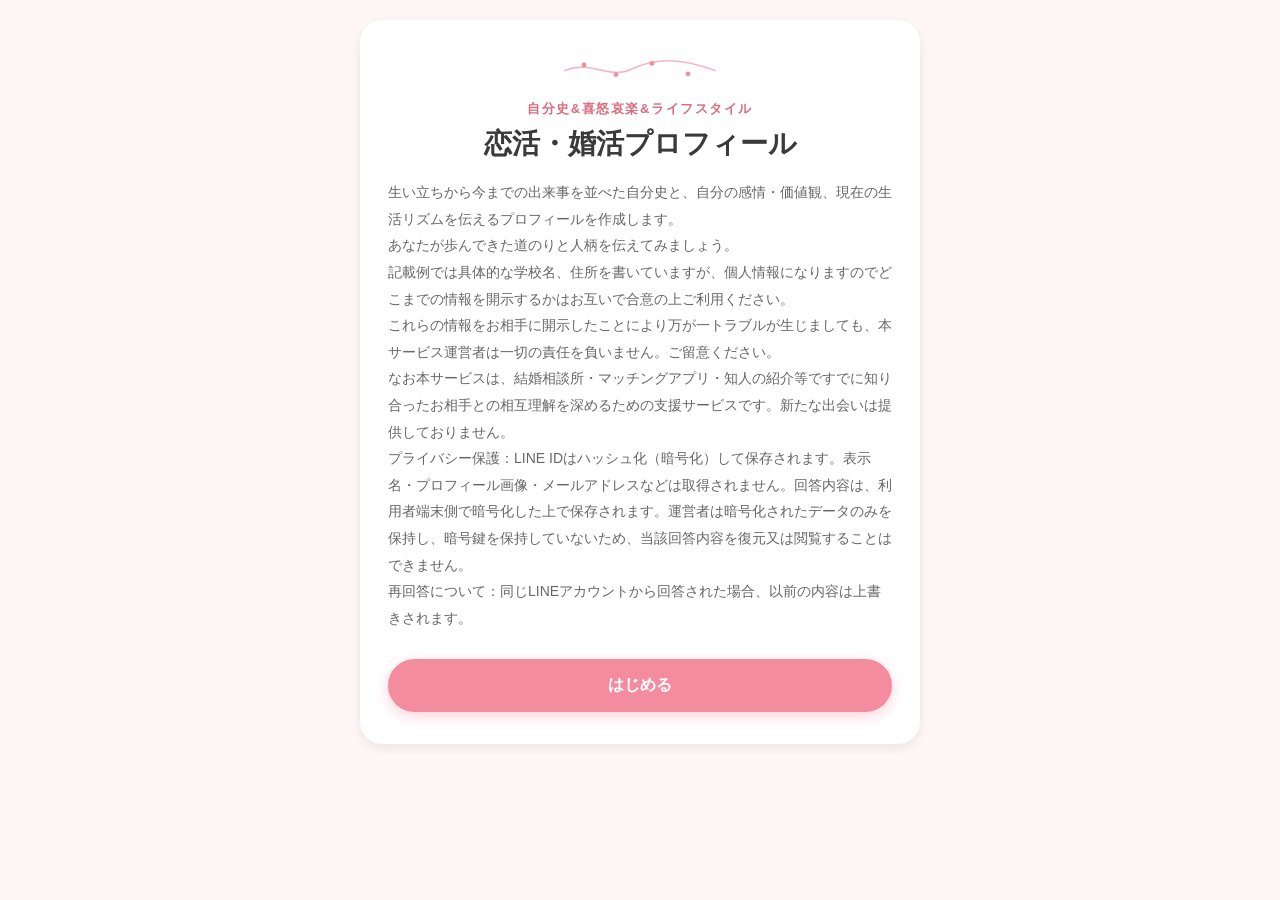
<file: index.html>
<!DOCTYPE html>
<html lang="ja">
<head>
<meta charset="UTF-8"/>
<meta name="viewport" content="width=device-width, initial-scale=1.0, viewport-fit=cover"/>
<meta name="theme-color" content="#f48ca0"/>
<title>恋活・婚活プロフィール</title>
<link rel="stylesheet" href="style.css"/>
<script src="https://static.line-scdn.net/liff/edge/2/sdk.js"></script>
</head>
<body>

<!-- 公開ビュー（共有リンクで開いたとき） -->
<div id="publicView" class="public-view container"></div>

<!-- スクショ抑止ウォーターマーク（共有リンクの閲覧者にのみ表示） -->
<div id="screenshotWatermark" aria-hidden="true"></div>
  
<!-- アプリ本体 -->
<div id="app" class="app-shell container">

  <!-- トップ画面 -->
  <section id="screen-top" class="screen screen-top">
    <div class="top-card">
      <div class="top-deco" aria-hidden="true">
        <svg viewBox="0 0 200 32" xmlns="http://www.w3.org/2000/svg">
          <path d="M6 18 C40 4,60 30,90 16 S150 2,194 18" fill="none" stroke="#f4b8c5" stroke-width="2" stroke-linecap="round"/>
          <circle cx="30" cy="11" r="3" fill="#f48ca0"/><circle cx="70" cy="23" r="3" fill="#f48ca0"/>
          <circle cx="115" cy="9" r="3" fill="#f48ca0"/><circle cx="160" cy="22" r="3" fill="#f48ca0"/>
        </svg>
      </div>
      <p class="top-eyebrow">自分史&喜怒哀楽&ライフスタイル</p>
      <h1 class="top-title"> 恋活・婚活プロフィール </h1>
      <p class="top-desc">
        生い立ちから今までの出来事を並べた自分史と、自分の感情・価値観、現在の生活リズムを伝えるプロフィールを作成します。<br>
        あなたが歩んできた道のりと人柄を伝えてみましょう。<br>
        記載例では具体的な学校名、住所を書いていますが、個人情報になりますのでどこまでの情報を開示するかはお互いで合意の上ご利用ください。<br>
        これらの情報をお相手に開示したことにより万が一トラブルが生じましても、本サービス運営者は一切の責任を負いません。ご留意ください。<br>
        なお本サービスは、結婚相談所・マッチングアプリ・知人の紹介等ですでに知り合ったお相手との相互理解を深めるための支援サービスです。新たな出会いは提供しておりません。<br>
        プライバシー保護：LINE IDはハッシュ化（暗号化）して保存されます。表示名・プロフィール画像・メールアドレスなどは取得されません。回答内容は、利用者端末側で暗号化した上で保存されます。運営者は暗号化されたデータのみを保持し、暗号鍵を保持していないため、当該回答内容を復元又は閲覧することはできません。<br>
        再回答について：同じLINEアカウントから回答された場合、以前の内容は上書きされます。</p>
      <button id="startBtn" class="btn-primary" type="button">はじめる</button>
      <button id="resumeBtn" class="btn-ghost hidden" type="button">続きから作成する</button>
    </div>
  </section>

  <!-- メイン画面 -->
  <section id="screen-main" class="screen screen-main hidden">

    <header class="app-bar">
      <span class="app-bar-title" id="appBarTitle">自分史</span>
      <span id="saveStatus" class="save-status">
        <svg viewBox="0 0 24 24" class="save-status-icon"><path d="M7 18a4 4 0 0 1-.6-7.96A5 5 0 0 1 16 9.5a3.5 3.5 0 0 1 .5 6.98" fill="none" stroke="currentColor" stroke-width="1.6" stroke-linecap="round" stroke-linejoin="round"/></svg>
        下書き保存中
      </span>
    </header>

    <!-- 入力タブ -->
    <div id="tab-input" class="tab-panel">

      <!-- サブ切替（3つ） -->
      <div class="sub-switcher">
        <button class="sub-switch-btn active" data-sub="story" type="button">自分史</button>
        <button class="sub-switch-btn" data-sub="torisetsu" type="button">喜怒哀楽</button>
        <button class="sub-switch-btn" data-sub="schedule" type="button">スケジュール</button>
      </div>

      <!-- 自分史サブパネル -->
      <div id="sub-story" class="sub-panel">
        <p class="drag-hint">カード左上の「▲▼」ボタンで、並び順を入れ替えられます。</p>
        <div class="profile-card" id="profileCard">
          <p class="profile-card-label">プロフィール基本情報</p>
          <label>
          記載例では具体的な学校名、住所を書いていますが、個人情報になりますのでどこまでの情報を開示するかはお互いで合意の上ご利用ください。<br>
          これらの情報をお相手に開示したことにより万が一トラブルが生じましても、本サービス運営者は一切の責任を負いません。ご留意ください。<br>
          </label>
          <div class="profile-row">
            <div class="field field-name">
              <label for="profileName">お名前</label>
              <input id="profileName" type="text">
            </div>
            <div class="field field-age">
              <label for="profileAge">年齢</label>
              <input id="profileAge" type="number" inputmode="numeric" placeholder="28">
            </div>
          </div>
          <div class="field">
            <label for="profileBirthdate">生年月日</label>
            <input id="profileBirthdate" type="date">
            <p class="field-hint">※カードの開始/終了の年と年齢を自動計算するために使用します（公開ページには表示されません）</p>
          </div>
        </div>
        <div id="cardList" class="card-list"></div>
        <button id="addCardBtn" class="btn-add" type="button">＋ カードを追加</button>
      </div>

      <!-- 喜怒哀楽サブパネル -->
      <div id="sub-torisetsu" class="sub-panel hidden">
        <div class="torisetsu-intro-card">
          <p class="torisetsu-intro-title">喜怒哀楽</p>
          <p class="torisetsu-intro-desc">喜怒哀楽をテーマに、あなたの感情・価値観・扱い方を伝えましょう</p>
        </div>
        <!-- 喜 -->
        <div class="emotion-section emotion-joy">
          <div class="emotion-header">
            <span class="emotion-kanji">喜</span>
            <span class="emotion-label">うれしい・誇り</span>
          </div>
          <div class="field">
            <label for="tq1">最近、人からしてもらって嬉しかったことはなんですか？</label>
            <textarea id="tq1"></textarea>
          </div>
          <div class="field">
            <label for="tq2">わたしの自慢話（最近のことでも幼少期のことでも、仕事でも家事でも趣味でもなんでも、いくつでも好きに書いてみましょう！）</label>
            <textarea id="tq2"></textarea>
          </div>
        </div>
        <!-- 怒 -->
        <div class="emotion-section emotion-anger">
          <div class="emotion-header">
            <span class="emotion-kanji">怒</span>
            <span class="emotion-label">いかり・ストレス</span>
          </div>
          <div class="field">
            <label for="tq3">イラつくことがあるとどうなるタイプですか？（黙り込む・すぐカッとなる・いったん持ち帰ってから冷静に話したい　など）</label>
            <textarea id="tq3"></textarea>
          </div>
          <div class="field">
            <label for="tq4">ストレス発散方法はなんですか？</label>
            <textarea id="tq4"></textarea>
          </div>
        </div>
        <!-- 哀 -->
        <div class="emotion-section emotion-sorrow">
          <div class="emotion-header">
            <span class="emotion-kanji">哀</span>
            <span class="emotion-label">かなしい・落ち込む</span>
          </div>
          <div class="field">
            <label for="tq5">最近落ち込んだ出来事</label>
            <textarea id="tq5"></textarea>
          </div>
          <div class="field">
            <label for="tq6">落ち込んだ時はどうしてほしいですか？（一人にしてほしい・話を聞いてほしい・いつも通りにしてほしい　など）希望を教えてください。</label>
            <textarea id="tq6"></textarea>
          </div>
        </div>
        <!-- 楽 -->
        <div class="emotion-section emotion-fun">
          <div class="emotion-header">
            <span class="emotion-kanji">楽</span>
            <span class="emotion-label">たのしい・しあわせ</span>
          </div>
          <div class="field">
            <label for="tq7">家族や友人と盛り上がる話題はどんなジャンルが多いですか？</label>
            <textarea id="tq7"></textarea>
          </div>
          <div class="field">
            <label for="tq8">「人生が充実している、幸せだ」と感じる瞬間はどんな場面ですか？</label>
            <textarea id="tq8"></textarea>
          </div>
        </div>
      </div>

      <!-- スケジュールサブパネル -->
      <div id="sub-schedule" class="sub-panel hidden">
        <div class="schedule-intro-card">
          <p class="schedule-intro-title">生活スタイル・スケジュール</p>
          <p class="schedule-intro-desc">仕事の日・休日の平均的な1日を教えてください</p>
        </div>
        <div id="schedulePatternTabs" class="sched-tabs"></div>
        <div id="scheduleActivePattern"></div>
        <div id="scheduleInactivePatterns"></div>
        <button id="addPatternBtn" class="btn-add sched-add-pattern-btn" type="button">＋ パターンを追加</button>
      </div>

    </div><!-- /tab-input -->

    <!-- プレビュータブ -->
    <div id="tab-preview" class="tab-panel hidden">
      <div class="action-grid">
        <button id="sendBtn" class="btn-primary" type="button">送信</button>
        <button id="backToInputBtn" class="btn-ghost" type="button">編集に戻る</button>
        <button id="cloudDraftBtn" class="btn-ghost" type="button">下書き保存</button>
        <button id="resetBtn" class="btn-clear" type="button">フォームクリア</button>
      </div>
      <div id="previewContent"></div>
    </div>

    <nav class="bottom-nav">
      <button class="nav-btn active" data-tab="input" type="button">
        <svg viewBox="0 0 24 24"><path d="M4 20h4l10-10-4-4L4 16v4Z" fill="none" stroke="currentColor" stroke-width="1.6" stroke-linejoin="round"/></svg>
        <span>入力</span>
      </button>
      <button class="nav-btn" data-tab="preview" type="button">
        <svg viewBox="0 0 24 24"><path d="M2 12s3.5-6 10-6 10 6 10 6-3.5 6-10 6-10-6-10-6Z" fill="none" stroke="currentColor" stroke-width="1.6" stroke-linejoin="round"/><circle cx="12" cy="12" r="2.6" fill="none" stroke="currentColor" stroke-width="1.6"/></svg>
        <span>プレビュー</span>
      </button>
    </nav>
  </section>

</div>

<!-- 共有モーダル -->
<div id="shareModal" class="modal hidden">
  <div class="modal-content">
    <h3>共有</h3>
    <input id="shareName" placeholder="お名前を入力してください（任意）">
    <button id="shareBtn">共有する</button>
  </div>
</div>

<!-- 自分史カードテンプレート -->
<template id="cardTemplate">
  <div class="life-card">
    <div class="life-card-header">
      <div class="move-buttons">
        <button class="move-up" type="button" aria-label="上に移動">▲</button>
        <button class="move-down" type="button" aria-label="下に移動">▼</button>
      </div>
      <select class="card-category"></select>
      <button class="delete-card" type="button" aria-label="カードを削除">×</button>
    </div>
    <div class="card-body">
      <div class="field other-category-field hidden">
        <label>カテゴリ名</label>
        <input type="text" class="card-categoryName" placeholder="例：保育園、海外赴任など">
      </div>
      <div class="period-grid">
        <div class="field">
          <label>開始年</label>
          <div class="unit-input"><input type="number" inputmode="numeric" class="card-startYear" placeholder="2000"><span>年</span></div>
        </div>
        <div class="field">
          <label>開始年齢</label>
          <div class="unit-input"><input type="number" inputmode="numeric" class="card-startAge" placeholder="6"><span>歳</span></div>
        </div>
        <div class="field">
          <label>終了年</label>
          <div class="unit-input"><input type="number" inputmode="numeric" class="card-endYear" placeholder="2006"><span>年</span></div>
        </div>
        <div class="field">
          <label>終了年齢</label>
          <div class="unit-input"><input type="number" inputmode="numeric" class="card-endAge" placeholder="12"><span>歳</span></div>
        </div>
      </div>
      <div class="field">
        <label>学校名・会社名・施設名</label>
        <input type="text" class="card-orgName" placeholder="○○市立△△小学校">
      </div>
      <div class="field">
        <label>住んでいた場所</label>
        <input type="text" class="card-livedPlace" placeholder="神奈川県横浜市">
      </div>
      <div class="two-col">
        <div class="field">
          <label>当時の趣味</label>
          <textarea class="card-hobby" placeholder="サッカー、読書"></textarea>
        </div>
        <div class="field">
          <label>習い事・部活動</label>
          <textarea class="card-lessons" placeholder="サッカークラブ、そろばん"></textarea>
        </div>
      </div>
      <div class="two-col">
        <div class="field">
          <label>一番の思い出</label>
          <textarea class="card-bestMemory" placeholder="修学旅行が楽しかった！"></textarea>
        </div>
        <div class="field">
          <label>当時の自分を一言で表すと？</label>
          <input type="text" class="card-onePhrase" placeholder="好奇心旺盛">
        </div>
      </div>
    </div>
  </div>
</template>

<script src="app.js"></script>
</body>
</html>
</file>
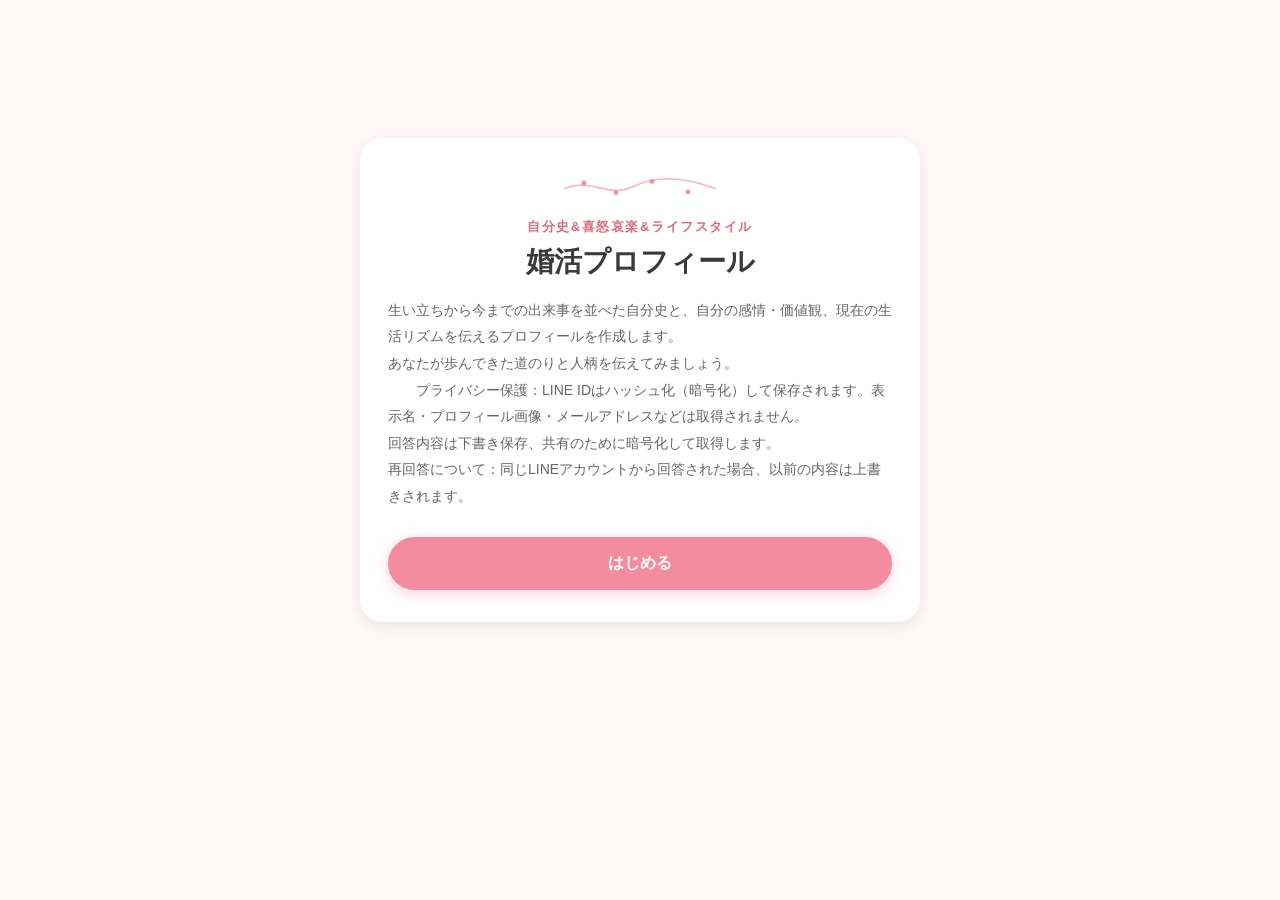
<file: profile_index.html>
<!DOCTYPE html>
<html lang="ja">
<head>
<meta charset="UTF-8"/>
<meta name="viewport" content="width=device-width, initial-scale=1.0, viewport-fit=cover"/>
<meta name="theme-color" content="#f48ca0"/>
<title>婚活プロフィール</title>
<link rel="stylesheet" href="style.css"/>
<script src="https://static.line-scdn.net/liff/edge/2/sdk.js"></script>
</head>
<body>

<!-- 公開ビュー（共有リンクで開いたとき） -->
<div id="publicView" class="public-view container"></div>

<!-- アプリ本体 -->
<div id="app" class="app-shell container">

  <!-- トップ画面 -->
  <section id="screen-top" class="screen screen-top">
    <div class="top-card">
      <div class="top-deco" aria-hidden="true">
        <svg viewBox="0 0 200 32" xmlns="http://www.w3.org/2000/svg">
          <path d="M6 18 C40 4,60 30,90 16 S150 2,194 18" fill="none" stroke="#f4b8c5" stroke-width="2" stroke-linecap="round"/>
          <circle cx="30" cy="11" r="3" fill="#f48ca0"/><circle cx="70" cy="23" r="3" fill="#f48ca0"/>
          <circle cx="115" cy="9" r="3" fill="#f48ca0"/><circle cx="160" cy="22" r="3" fill="#f48ca0"/>
        </svg>
      </div>
      <p class="top-eyebrow">自分史&喜怒哀楽&ライフスタイル</p>
      <h1 class="top-title"> 婚活プロフィール </h1>
      <p class="top-desc">
        生い立ちから今までの出来事を並べた自分史と、自分の感情・価値観、現在の生活リズムを伝えるプロフィールを作成します。<br>
        あなたが歩んできた道のりと人柄を伝えてみましょう。<br>
　　プライバシー保護：LINE IDはハッシュ化（暗号化）して保存されます。表示名・プロフィール画像・メールアドレスなどは取得されません。<br>
                    回答内容は下書き保存、共有のために暗号化して取得します。<br>
      再回答について：同じLINEアカウントから回答された場合、以前の内容は上書きされます。</p>
      <button id="startBtn" class="btn-primary" type="button">はじめる</button>
      <button id="resumeBtn" class="btn-ghost hidden" type="button">続きから作成する</button>
    </div>
  </section>

  <!-- メイン画面 -->
  <section id="screen-main" class="screen screen-main hidden">

    <header class="app-bar">
      <span class="app-bar-title" id="appBarTitle">自分史</span>
      <span id="saveStatus" class="save-status">
        <svg viewBox="0 0 24 24" class="save-status-icon"><path d="M7 18a4 4 0 0 1-.6-7.96A5 5 0 0 1 16 9.5a3.5 3.5 0 0 1 .5 6.98" fill="none" stroke="currentColor" stroke-width="1.6" stroke-linecap="round" stroke-linejoin="round"/></svg>
        下書き保存中
      </span>
    </header>

    <!-- 入力タブ -->
    <div id="tab-input" class="tab-panel">

      <!-- サブ切替（3つ） -->
      <div class="sub-switcher">
        <button class="sub-switch-btn active" data-sub="story" type="button">自分史</button>
        <button class="sub-switch-btn" data-sub="torisetsu" type="button">喜怒哀楽</button>
        <button class="sub-switch-btn" data-sub="schedule" type="button">スケジュール</button>
      </div>

      <!-- 自分史サブパネル -->
      <div id="sub-story" class="sub-panel">
        <p class="drag-hint">カード左上の「≡」を長押しすると、ドラッグして並び順を入れ替えられます。</p>
        <div class="profile-card" id="profileCard">
          <p class="profile-card-label">プロフィール基本情報</p>
          <div class="profile-row">
            <div class="field field-name">
              <label for="profileName">お名前</label>
              <input id="profileName" type="text">
            </div>
            <div class="field field-age">
              <label for="profileAge">年齢</label>
              <input id="profileAge" type="number" inputmode="numeric" placeholder="28">
            </div>
          </div>
          <div class="field">
            <label for="profileBirthdate">生年月日</label>
            <input id="profileBirthdate" type="date">
            <p class="field-hint">※カードの開始/終了の年と年齢を自動計算するために使用します（公開ページには表示されません）</p>
          </div>
        </div>
        <div id="cardList" class="card-list"></div>
        <button id="addCardBtn" class="btn-add" type="button">＋ カードを追加</button>
      </div>

      <!-- 喜怒哀楽サブパネル -->
      <div id="sub-torisetsu" class="sub-panel hidden">
        <div class="torisetsu-intro-card">
          <p class="torisetsu-intro-title">喜怒哀楽</p>
          <p class="torisetsu-intro-desc">喜怒哀楽をテーマに、あなたの感情・価値観・扱い方を伝えましょう。すべて自由記述です。</p>
        </div>
        <!-- 喜 -->
        <div class="emotion-section emotion-joy">
          <div class="emotion-header">
            <span class="emotion-kanji">喜</span>
            <span class="emotion-label">うれしい・誇り</span>
          </div>
          <div class="field">
            <label for="tq1">最近、人からしてもらって嬉しかったことはなんですか？</label>
            <textarea id="tq1"></textarea>
          </div>
          <div class="field">
            <label for="tq2">いま自慢できること（仕事でも家事でも趣味でもなんでも）</label>
            <textarea id="tq2"></textarea>
          </div>
        </div>
        <!-- 怒 -->
        <div class="emotion-section emotion-anger">
          <div class="emotion-header">
            <span class="emotion-kanji">怒</span>
            <span class="emotion-label">いかり・ストレス</span>
          </div>
          <div class="field">
            <label for="tq3">イラつくことがあるとどうなるタイプですか？（黙り込む・すぐカッとなる・いったん持ち帰ってから冷静に話したい　など）</label>
            <textarea id="tq3"></textarea>
          </div>
          <div class="field">
            <label for="tq4">ストレス発散方法はなんですか？</label>
            <textarea id="tq4"></textarea>
          </div>
        </div>
        <!-- 哀 -->
        <div class="emotion-section emotion-sorrow">
          <div class="emotion-header">
            <span class="emotion-kanji">哀</span>
            <span class="emotion-label">かなしい・落ち込む</span>
          </div>
          <div class="field">
            <label for="tq5">最近落ち込んだ出来事</label>
            <textarea id="tq5"></textarea>
          </div>
          <div class="field">
            <label for="tq6">落ち込んだ時はどうしてほしいですか？（一人にしてほしい・話を聞いてほしい・いつも通りにしてほしい　など）希望を教えてください。</label>
            <textarea id="tq6"></textarea>
          </div>
        </div>
        <!-- 楽 -->
        <div class="emotion-section emotion-fun">
          <div class="emotion-header">
            <span class="emotion-kanji">楽</span>
            <span class="emotion-label">たのしい・しあわせ</span>
          </div>
          <div class="field">
            <label for="tq7">家族や友人と盛り上がる話題はどんなジャンルが多いですか？</label>
            <textarea id="tq7"></textarea>
          </div>
          <div class="field">
            <label for="tq8">「人生が充実している、幸せだ」と感じる瞬間はどんな場面ですか？</label>
            <textarea id="tq8"></textarea>
          </div>
        </div>
      </div>

      <!-- スケジュールサブパネル -->
      <div id="sub-schedule" class="sub-panel hidden">
        <div class="schedule-intro-card">
          <p class="schedule-intro-title">生活スタイル・スケジュール</p>
          <p class="schedule-intro-desc">仕事の日・休日の平均的な1日を教えてください</p>
        </div>
        <div id="schedulePatternTabs" class="sched-tabs"></div>
        <div id="scheduleActivePattern"></div>
        <div id="scheduleInactivePatterns"></div>
        <button id="addPatternBtn" class="btn-add sched-add-pattern-btn" type="button">＋ パターンを追加</button>
      </div>

    </div><!-- /tab-input -->

    <!-- プレビュータブ -->
    <div id="tab-preview" class="tab-panel hidden">
      <button id="sendBtn" class="btn-primary btn-block" type="button">送信する</button>
      <button id="backToInputBtn" class="btn-ghost btn-block" type="button">入力に戻って編集する</button>
      <div id="previewContent"></div>
    </div>

    <!-- 設定タブ -->
    <div id="tab-settings" class="tab-panel hidden">
      <div class="settings-panel">
        <p class="settings-row-label">自動保存について</p>
        <p class="settings-row-desc">入力・カード追加・カード削除・並び替えのたびに、この端末へ自動的に保存されます。</p>
        <button id="resetBtn" class="btn-danger" type="button">下書きを削除して最初から作成する</button>
      </div>
    </div>

    <nav class="bottom-nav">
      <button class="nav-btn active" data-tab="input" type="button">
        <svg viewBox="0 0 24 24"><path d="M4 20h4l10-10-4-4L4 16v4Z" fill="none" stroke="currentColor" stroke-width="1.6" stroke-linejoin="round"/></svg>
        <span>入力</span>
      </button>
      <button class="nav-btn" data-tab="preview" type="button">
        <svg viewBox="0 0 24 24"><path d="M2 12s3.5-6 10-6 10 6 10 6-3.5 6-10 6-10-6-10-6Z" fill="none" stroke="currentColor" stroke-width="1.6" stroke-linejoin="round"/><circle cx="12" cy="12" r="2.6" fill="none" stroke="currentColor" stroke-width="1.6"/></svg>
        <span>プレビュー</span>
      </button>
      <button class="nav-btn" data-tab="settings" type="button">
        <svg viewBox="0 0 24 24"><circle cx="12" cy="12" r="3" fill="none" stroke="currentColor" stroke-width="1.6"/><path d="M19.4 13a7.6 7.6 0 0 0 0-2l2-1.4-2-3.4-2.3.8a7.7 7.7 0 0 0-1.8-1l-.3-2.4h-4l-.3 2.4a7.7 7.7 0 0 0-1.8 1l-2.3-.8-2 3.4 2 1.4a7.6 7.6 0 0 0 0 2l-2 1.4 2 3.4 2.3-.8a7.7 7.7 0 0 0 1.8 1l.3 2.4h4l.3-2.4a7.7 7.7 0 0 0 1.8-1l2.3.8 2-3.4-2-1.4Z" fill="none" stroke="currentColor" stroke-width="1.3" stroke-linejoin="round"/></svg>
        <span>設定</span>
      </button>
    </nav>
  </section>

</div>

<!-- 共有モーダル -->
<div id="shareModal" class="modal hidden">
  <div class="modal-content">
    <h3>共有</h3>
    <input id="shareName" placeholder="お名前を入力してください（任意）">
    <button id="shareBtn">共有する</button>
  </div>
</div>

<!-- 自分史カードテンプレート -->
<template id="cardTemplate">
  <div class="life-card">
    <div class="life-card-header">
      <button class="drag-handle" type="button" aria-label="並び替え">≡</button>
      <select class="card-category"></select>
      <button class="delete-card" type="button" aria-label="カードを削除">×</button>
    </div>
    <div class="card-body">
      <div class="field other-category-field hidden">
        <label>カテゴリ名</label>
        <input type="text" class="card-categoryName" placeholder="例：保育園、海外赴任など">
      </div>
      <div class="period-grid">
        <div class="field">
          <label>開始年</label>
          <div class="unit-input"><input type="number" inputmode="numeric" class="card-startYear" placeholder="2000"><span>年</span></div>
        </div>
        <div class="field">
          <label>開始年齢</label>
          <div class="unit-input"><input type="number" inputmode="numeric" class="card-startAge" placeholder="6"><span>歳</span></div>
        </div>
        <div class="field">
          <label>終了年</label>
          <div class="unit-input"><input type="number" inputmode="numeric" class="card-endYear" placeholder="2006"><span>年</span></div>
        </div>
        <div class="field">
          <label>終了年齢</label>
          <div class="unit-input"><input type="number" inputmode="numeric" class="card-endAge" placeholder="12"><span>歳</span></div>
        </div>
      </div>
      <div class="field">
        <label>学校名・会社名・施設名</label>
        <input type="text" class="card-orgName" placeholder="○○市立△△小学校">
      </div>
      <div class="field">
        <label>住んでいた場所</label>
        <input type="text" class="card-livedPlace" placeholder="神奈川県横浜市">
      </div>
      <div class="two-col">
        <div class="field">
          <label>当時の趣味</label>
          <textarea class="card-hobby" placeholder="サッカー、読書"></textarea>
        </div>
        <div class="field">
          <label>習い事・部活動</label>
          <textarea class="card-lessons" placeholder="サッカークラブ、そろばん"></textarea>
        </div>
      </div>
      <div class="two-col">
        <div class="field">
          <label>一番の思い出</label>
          <textarea class="card-bestMemory" placeholder="修学旅行が楽しかった！"></textarea>
        </div>
        <div class="field">
          <label>当時の自分を一言で表すと？</label>
          <input type="text" class="card-onePhrase" placeholder="好奇心旺盛">
        </div>
      </div>
    </div>
  </div>
</template>

<script src="app.js"></script>
</body>
</html>
</file>
<file: style.css>
/* ============================================================
   トークン
   ============================================================ */
:root{
  --pink-bg:      #fff6f7;
  --pink-primary: #f48ca0;
  --pink-deep:    #d96c7d;
  --pink-border:  #f0c5cc;
  --pink-soft:    #fff0f2;
  --ink:          #444444;
  --ink-soft:     #888888;
  --white:        #ffffff;
  --shadow-card:  0 4px 12px rgba(0,0,0,.08);
  --shadow-float: 0 8px 22px rgba(0,0,0,.14);
  --radius-lg: 22px;
  --radius-md: 16px;
  --radius-sm: 12px;
  --radius-pill: 50px;
  --joy-bg:#fff8f0; --joy-deep:#e07040; --joy-border:#fad0b0;
  --anger-bg:#fff4f4; --anger-deep:#c04040; --anger-border:#f0c0c0;
  --sorrow-bg:#f4f6ff; --sorrow-deep:#4060b8; --sorrow-border:#c0ccf0;
  --fun-bg:#f8fff0; --fun-deep:#5a9040; --fun-border:#c8e8a8;
}

*{ box-sizing:border-box; }
body{
  margin:0; padding:20px 14px 0;
  background:var(--pink-bg);
  font-family:-apple-system,BlinkMacSystemFont,"Hiragino Sans","Yu Gothic",sans-serif;
  color:var(--ink); -webkit-tap-highlight-color:transparent;
}
.container{ max-width:560px; margin:0 auto; }
.hidden{ display:none !important; }
:focus-visible{ outline:2px solid var(--pink-deep); outline-offset:2px; }
@media(prefers-reduced-motion:reduce){ *{ transition:none !important; animation:none !important; } }

label{ display:block; margin-bottom:6px; font-size:13px; font-weight:600; color:#555; }

input[type="text"],input[type="number"],input[type="date"],input[type="time"],textarea,select{
  width:100%; padding:12px 14px; border:1px solid var(--pink-border);
  border-radius:var(--radius-sm); background:var(--white);
  font-size:15px; font-family:inherit; color:var(--ink);
}
textarea{ min-height:72px; resize:vertical; line-height:1.6; }
.field{ margin-bottom:14px; }

/* ============================================================
   トップ画面
   ============================================================ */
.screen-top{ min-height:80vh; display:flex; align-items:center; }
.top-card{
  width:100%; background:var(--white); border-radius:var(--radius-lg);
  box-shadow:var(--shadow-card); padding:36px 28px 32px; text-align:center;
}
.top-deco svg{ width:160px; height:26px; }
.top-eyebrow{ margin:14px 0 6px; font-size:13px; font-weight:700; letter-spacing:.12em; color:var(--pink-deep); }
.top-title{ margin:0 0 16px; font-size:28px; font-weight:800; line-height:1.4; color:#3a3a3a; }
.top-desc{ margin:0 0 28px; font-size:14px; line-height:1.9; color:#666; text-align:left; }
.btn-primary{
  display:block; width:100%; padding:16px; border:none; border-radius:var(--radius-pill);
  background:var(--pink-primary); color:#fff; font-size:16px; font-weight:700; cursor:pointer;
  box-shadow:0 4px 14px rgba(244,140,160,.4);
}
.btn-primary:active{ opacity:.92; }
.btn-ghost{
  display:block; width:100%; margin-top:12px; padding:14px;
  border:2px solid var(--pink-border); border-radius:var(--radius-pill);
  background:#fff; color:var(--pink-deep); font-size:15px; font-weight:700; cursor:pointer;
}
.btn-block{ width:100%; margin-bottom:16px; }

/* ============================================================
   アプリバー
   ============================================================ */
.app-bar{
  position:sticky; top:0; z-index:10; display:flex; align-items:center;
  justify-content:space-between; padding:10px 4px 14px; background:var(--pink-bg);
}
.app-bar-title{ font-size:17px; font-weight:800; color:#3a3a3a; }
.save-status{
  display:inline-flex; align-items:center; gap:5px; font-size:12px; font-weight:600;
  color:var(--pink-deep); background:var(--pink-soft); padding:6px 10px;
  border-radius:var(--radius-pill); transition:opacity .25s;
}
.save-status-icon{ width:14px; height:14px; }
.save-status.just-saved{ opacity:.55; }

/* ============================================================
   タブパネル
   ============================================================ */
.tab-panel{ padding-bottom:96px; }

/* ============================================================
   サブ切替（3ボタン）
   ============================================================ */
.sub-switcher{
  display:flex; gap:6px; margin-bottom:16px; background:var(--white);
  border-radius:var(--radius-pill); padding:4px; box-shadow:var(--shadow-card);
}
.sub-switch-btn{
  flex:1; padding:9px 2px; border:none; border-radius:var(--radius-pill);
  background:transparent; color:var(--ink-soft); font-size:12.5px; font-weight:700;
  cursor:pointer; transition:.2s; white-space:nowrap;
}
.sub-switch-btn.active{
  background:var(--pink-primary); color:#fff;
  box-shadow:0 2px 8px rgba(244,140,160,.35);
}
.sub-panel{ display:block; }

/* ============================================================
   プロフィールカード
   ============================================================ */
.profile-card{
  background:var(--white); border-radius:var(--radius-lg);
  box-shadow:var(--shadow-card); padding:18px 18px 6px; margin-bottom:16px;
}
.drag-hint{
  margin:0 0 14px; padding:10px 14px; background:var(--pink-soft);
  border-radius:var(--radius-md); font-size:12.5px; line-height:1.6; color:var(--pink-deep);
}
.profile-card-label{ margin:0 0 12px; font-size:13px; font-weight:700; color:var(--pink-deep); }
.profile-row{ display:grid; grid-template-columns:1fr 90px; gap:12px; }
.field-hint{ margin:6px 0 14px; font-size:11px; line-height:1.6; color:var(--ink-soft); }

/* ============================================================
   自分史カード（入力）
   ============================================================ */
.card-list{ display:flex; flex-direction:column; gap:14px; margin-bottom:18px; }
.life-card{ background:var(--white); border-radius:var(--radius-lg); box-shadow:var(--shadow-card); overflow:hidden; }
.life-card-header{
  display:flex; align-items:center; gap:10px; padding:10px 12px;
  border-bottom:1px solid var(--pink-soft);
}
.move-buttons{
  flex:0 0 auto; display:flex; flex-direction:column; gap:2px;
}
.move-up,.move-down{
  width:30px; height:20px; border:none; border-radius:6px; background:var(--pink-soft);
  color:var(--pink-deep); font-size:11px; line-height:1; cursor:pointer;
  display:flex; align-items:center; justify-content:center;
}
.move-up:active,.move-down:active{ opacity:.8; }
.move-up:disabled,.move-down:disabled{ opacity:.3; cursor:default; }
.card-category{ flex:1; border:none; background:transparent; font-size:16px; font-weight:700; color:var(--pink-deep); padding:6px 8px; }
.delete-card{ flex:0 0 auto; width:32px; height:32px; border:none; background:transparent; color:#cc6b78; font-size:20px; line-height:1; cursor:pointer; }
.card-body{ padding:14px 16px 4px; }
.other-category-field.hidden{ display:none; }
.period-grid{ display:grid; grid-template-columns:repeat(2,1fr); gap:10px 12px; margin-bottom:4px; }
@media(min-width:420px){ .period-grid{ grid-template-columns:repeat(4,1fr); } }
.unit-input{ position:relative; display:flex; align-items:center; }
.unit-input input{ padding-right:30px; }
.unit-input span{ position:absolute; right:12px; font-size:13px; color:var(--ink-soft); pointer-events:none; }
.two-col{ display:grid; grid-template-columns:1fr; gap:0 14px; }
@media(min-width:480px){ .two-col{ grid-template-columns:1fr 1fr; } }
.btn-add{
  display:block; width:100%; padding:16px; border:none; border-radius:var(--radius-pill);
  background:var(--pink-primary); color:#fff; font-size:16px; font-weight:700; cursor:pointer;
  box-shadow:0 4px 12px rgba(244,140,160,.35);
}
.btn-add:active{ opacity:.92; }

/* ============================================================
   自分トリセツ入力
   ============================================================ */
.torisetsu-intro-card{
  background:var(--white); border-radius:var(--radius-lg); box-shadow:var(--shadow-card);
  padding:18px 18px 14px; margin-bottom:16px; text-align:center;
}
.torisetsu-intro-title{ margin:0 0 8px; font-size:18px; font-weight:800; color:var(--pink-deep); }
.torisetsu-intro-desc{ margin:0; font-size:13px; line-height:1.8; color:#666; }
.emotion-section{ border-radius:var(--radius-lg); padding:18px 18px 6px; margin-bottom:16px; box-shadow:var(--shadow-card); }
.emotion-joy   { background:var(--joy-bg);    border:1px solid var(--joy-border); }
.emotion-anger { background:var(--anger-bg);  border:1px solid var(--anger-border); }
.emotion-sorrow{ background:var(--sorrow-bg); border:1px solid var(--sorrow-border); }
.emotion-fun   { background:var(--fun-bg);    border:1px solid var(--fun-border); }
.emotion-joy    input,.emotion-joy    textarea{ border-color:var(--joy-border); }
.emotion-anger  input,.emotion-anger  textarea{ border-color:var(--anger-border); }
.emotion-sorrow input,.emotion-sorrow textarea{ border-color:var(--sorrow-border); }
.emotion-fun    input,.emotion-fun    textarea{ border-color:var(--fun-border); }
.emotion-header{ display:flex; align-items:center; gap:10px; margin-bottom:14px; }
.emotion-kanji{
  flex:0 0 auto; width:38px; height:38px; border-radius:50%;
  display:flex; align-items:center; justify-content:center;
  font-size:18px; font-weight:800; color:#fff;
}
.emotion-joy    .emotion-kanji{ background:var(--joy-deep); }
.emotion-anger  .emotion-kanji{ background:var(--anger-deep); }
.emotion-sorrow .emotion-kanji{ background:var(--sorrow-deep); }
.emotion-fun    .emotion-kanji{ background:var(--fun-deep); }
.emotion-label{ font-size:13px; font-weight:700; color:var(--ink-soft); }

/* ============================================================
   スケジュール入力
   ============================================================ */
.schedule-intro-card{
  background:var(--white); border-radius:var(--radius-lg); box-shadow:var(--shadow-card);
  padding:18px 18px 14px; margin-bottom:16px; text-align:center;
}
.schedule-intro-title{ margin:0 0 8px; font-size:18px; font-weight:800; color:var(--pink-deep); }
.schedule-intro-desc{ margin:0; font-size:13px; line-height:1.8; color:#666; }

/* パターンタブ行 */
.sched-tabs{
  display:flex; gap:6px; margin-bottom:14px; overflow-x:auto;
  padding-bottom:4px; -webkit-overflow-scrolling:touch;
}
.sched-tabs::-webkit-scrollbar{ display:none; }

.sched-tab-btn{
  flex:0 0 auto; padding:8px 14px; border:2px solid var(--pink-border);
  border-radius:var(--radius-pill); background:var(--white);
  color:var(--ink-soft); font-size:13px; font-weight:700; cursor:pointer; white-space:nowrap;
}
.sched-tab-btn.active{
  background:var(--pink-primary); border-color:var(--pink-primary); color:#fff;
  box-shadow:0 2px 8px rgba(244,140,160,.35);
}
.sched-tab-add{
  flex:0 0 auto; padding:8px 14px; border:2px dashed var(--pink-border);
  border-radius:var(--radius-pill); background:transparent;
  color:var(--pink-deep); font-size:13px; font-weight:700; cursor:pointer; white-space:nowrap;
}

/* アクティブパターンカード */
.sched-active-card{
  background:var(--white); border-radius:var(--radius-lg);
  box-shadow:var(--shadow-card); margin-bottom:14px; overflow:hidden;
}
.sched-active-header{
  display:flex; align-items:center; justify-content:space-between;
  padding:12px 14px; border-bottom:1px solid var(--pink-soft);
  background:var(--pink-soft);
}
.sched-active-name{ font-size:15px; font-weight:800; color:var(--pink-deep); }
.sched-active-sublabel{ font-size:12px; color:var(--ink-soft); margin-left:4px; }
.sched-pattern-menu-btn{
  border:none; background:transparent; color:var(--ink-soft);
  font-size:22px; line-height:1; cursor:pointer; padding:2px 6px;
}

/* スロット行 */
.sched-slot-list{ padding:6px 0; }
.sched-slot{
  display:flex; align-items:center; gap:8px; padding:8px 12px;
  border-bottom:1px solid #faf0f2;
}
.sched-slot:last-child{ border-bottom:none; }

.sched-slot .move-buttons{
  flex:0 0 auto; display:flex; flex-direction:column; gap:2px;
}
.sched-slot .move-up,.sched-slot .move-down{
  width:26px; height:18px; border:none; border-radius:5px; background:var(--pink-soft);
  color:var(--pink-deep); font-size:10px; line-height:1; cursor:pointer;
  display:flex; align-items:center; justify-content:center;
}
.sched-slot .move-up:active,.sched-slot .move-down:active{ opacity:.8; }
.sched-slot .move-up:disabled,.sched-slot .move-down:disabled{ opacity:.3; cursor:default; }
.sched-slot-content{ flex:1; min-width:0; }
.sched-slot-times{ display:flex; align-items:center; gap:4px; margin-bottom:5px; }
.sched-slot-times input[type="time"]{
  width:0; min-width:88px; padding:5px 7px; font-size:13px;
  border-radius:8px; border:1px solid var(--pink-border);
}
.sched-slot-sep{ font-size:12px; color:var(--ink-soft); flex:0 0 auto; }
.sched-slot-activity{
  width:100%; padding:5px 8px; font-size:14px;
  border-radius:8px; border:1px solid var(--pink-border);
}
.sched-slot-delete{
  flex:0 0 auto; width:30px; height:30px; border:none; background:transparent;
  color:#cc6b78; font-size:18px; line-height:1; cursor:pointer;
}

/* 時間帯追加ボタン */
.sched-add-slot-btn{
  display:block; width:calc(100% - 24px); margin:10px 12px 14px;
  padding:11px; border:2px dashed var(--pink-border); border-radius:var(--radius-pill);
  background:transparent; color:var(--pink-deep); font-size:14px; font-weight:700; cursor:pointer;
}

/* 非アクティブパターン（折りたたみ）カード */
.sched-collapsed-card{
  display:flex; align-items:center; justify-content:space-between;
  background:var(--white); border-radius:var(--radius-md); box-shadow:var(--shadow-card);
  padding:14px 16px; margin-bottom:10px; cursor:pointer;
}
.sched-collapsed-name{ font-size:14px; font-weight:700; color:#3a3a3a; }
.sched-collapsed-sublabel{ font-size:12px; color:var(--ink-soft); margin-left:4px; }
.sched-chevron{ width:18px; height:18px; color:var(--ink-soft); flex:0 0 auto; }

.sched-add-pattern-btn{ margin-top:6px; }

/* ============================================================
   ボトムナビ
   ============================================================ */
.bottom-nav{
  position:fixed; left:50%; bottom:0; transform:translateX(-50%);
  width:min(560px,100%); display:flex; background:#ffffff;
  border-top:1px solid var(--pink-border); box-shadow:0 -4px 14px rgba(0,0,0,.06);
  padding:6px 6px calc(6px + env(safe-area-inset-bottom)); z-index:20;
}
.nav-btn{
  flex:1; display:flex; flex-direction:column; align-items:center; gap:3px;
  border:none; background:transparent; color:var(--ink-soft);
  font-size:11px; font-weight:600; padding:6px 0; cursor:pointer;
}
.nav-btn svg{ width:22px; height:22px; }
.nav-btn.active{ color:var(--pink-deep); }

/* ============================================================
   設定タブ
   ============================================================ */
.settings-panel{ background:var(--white); border-radius:var(--radius-lg); box-shadow:var(--shadow-card); padding:22px 20px; }
.settings-row-label{ margin:0 0 8px; font-size:15px; font-weight:700; color:#3a3a3a; }
.settings-row-desc{ margin:0 0 22px; font-size:13px; line-height:1.8; color:#666; }
.btn-danger{
  display:block; width:100%; padding:14px; border:1px solid #e5b2b2;
  border-radius:var(--radius-pill); background:#fff; color:#c0494f; font-size:14px; font-weight:700; cursor:pointer;
}

/* ============================================================
   タイムライン（プレビュー・公開ビュー共通）
   ============================================================ */
.public-view{ display:none; padding-bottom:40px; }

/********************************
 * 共有モーダル
 ********************************/

.modal{
  display:none;
  position:fixed;
  inset:0;
  background:rgba(0,0,0,.45);
  justify-content:center;
  align-items:center;
  padding:20px;
  z-index:999;
}

.modal.show{
  display:flex;
}

.modal-content{
  width:100%;
  max-width:400px;
  background:var(--white);
  border-radius:var(--radius-lg);
  padding:24px;
  box-shadow:var(--shadow-float);
}

.modal-content h3{
  margin-top:0;
  text-align:center;
  color:var(--pink-deep);
}

#shareName{
  width:100%;
  margin-top:12px;
}

#shareBtn{
  width:100%;
  margin-top:16px;
  padding:14px;
  border:none;
  border-radius:var(--radius-sm);
  background:var(--pink-primary);
  color:#fff;
  font-size:16px;
  font-weight:700;
  cursor:pointer;
}

#shareBtn:disabled{
  opacity:.6;
  cursor:default;
}

/********************************
 * 公開ビュー：状態表示（読み込み中・エラー時）
 ********************************/

.state-card{
  background:var(--white);
  border-radius:var(--radius-lg);
  box-shadow:var(--shadow-card);
  padding:36px 24px;
  text-align:center;
  margin:20px 16px;
}

.state-title{
  margin:0 0 8px;
  font-size:17px;
  font-weight:700;
  color:var(--pink-deep);
}

.state-text{
  margin:0;
  font-size:14px;
  line-height:1.8;
  color:var(--ink-soft);
}

.state-spinner{
  width:30px;
  height:30px;
  margin:0 auto 14px;
}

.state-spinner img{
  width:30px;
  height:30px;
  display:none;
}

.state-spinner .spinner-light{
  display:block;
}

@media (prefers-color-scheme: dark){
  .state-spinner .spinner-light{ display:none; }
  .state-spinner .spinner-dark{ display:block; }
}
.timeline-header{
  background:#fff; border-radius:var(--radius-lg); box-shadow:var(--shadow-card);
  padding:26px 22px; text-align:center; margin-bottom:16px;
}
.timeline-header-deco svg{ width:140px; height:24px; }
.timeline-header-title{ margin:10px 0 0; font-size:22px; font-weight:800; color:var(--pink-deep); letter-spacing:.04em; }
.timeline-header-sub{ margin:2px 0 18px; font-size:11px; letter-spacing:.18em; color:var(--ink-soft); }
.timeline-profile{ display:flex; align-items:center; gap:14px; text-align:left; }
.avatar-circle{
  flex:0 0 auto; width:54px; height:54px; border-radius:50%;
  background:linear-gradient(135deg,#f8a8b8,#f48ca0); color:#fff;
  font-size:20px; font-weight:800; display:flex; align-items:center; justify-content:center;
}
.timeline-profile-name{ margin:0; font-size:16px; font-weight:800; color:#3a3a3a; }
.timeline-date{ margin:14px 0 0; font-size:11px; color:var(--ink-soft); text-align:right; }
.timeline-list{ position:relative; }
.timeline-item{ display:flex; gap:10px; margin-bottom:14px; }
.timeline-rail{ flex:0 0 18px; position:relative; display:flex; justify-content:center; }
.timeline-rail::before{
  content:""; position:absolute; top:6px; bottom:-20px; width:2px; background:var(--pink-border);
}
.timeline-item:last-child .timeline-rail::before{ display:none; }
.timeline-dot{
  position:relative; z-index:1; width:11px; height:11px; margin-top:6px;
  border-radius:50%; background:var(--pink-primary); box-shadow:0 0 0 3px #fff;
}
.timeline-card{ flex:1; background:#fff; border-radius:var(--radius-md); box-shadow:var(--shadow-card); padding:16px 16px 14px; }
.timeline-period{ margin:0 0 6px; font-size:12px; font-weight:700; color:var(--ink-soft); }
.timeline-category{ display:flex; align-items:center; gap:8px; margin:0 0 10px; font-size:15px; font-weight:800; color:#3a3a3a; }
.cat-icon{
  flex:0 0 auto; width:26px; height:26px; border-radius:50%; background:var(--pink-soft);
  color:var(--pink-deep); display:flex; align-items:center; justify-content:center;
}
.cat-icon svg{ width:15px; height:15px; }
.field-row{ display:flex; gap:10px; padding:5px 0; font-size:13px; line-height:1.7; }
.field-row-label{ flex:0 0 84px; color:var(--pink-deep); font-weight:700; }
.field-row-value{ flex:1; color:#555; word-break:break-word; }
.timeline-empty{
  background:#fff; border-radius:var(--radius-md); box-shadow:var(--shadow-card);
  padding:32px 20px; text-align:center; color:var(--ink-soft); font-size:14px;
}

/* ============================================================
   自分トリセツ 表示
   ============================================================ */
.torisetsu-view-header{
  background:#fff; border-radius:var(--radius-lg); box-shadow:var(--shadow-card);
  padding:24px 22px; text-align:center; margin:24px 0 16px;
}
.torisetsu-view-header-deco svg{ width:140px; height:24px; }
.torisetsu-view-title{ margin:10px 0 2px; font-size:22px; font-weight:800; color:var(--pink-deep); letter-spacing:.04em; }
.torisetsu-view-sub{ margin:0; font-size:11px; letter-spacing:.12em; color:var(--ink-soft); }
.torisetsu-emotion-block{ border-radius:var(--radius-lg); padding:16px 18px 6px; margin-bottom:14px; box-shadow:var(--shadow-card); }
.torisetsu-joy   { background:var(--joy-bg);    border:1px solid var(--joy-border); }
.torisetsu-anger { background:var(--anger-bg);  border:1px solid var(--anger-border); }
.torisetsu-sorrow{ background:var(--sorrow-bg); border:1px solid var(--sorrow-border); }
.torisetsu-fun   { background:var(--fun-bg);    border:1px solid var(--fun-border); }
.torisetsu-emotion-heading{ display:flex; align-items:center; gap:10px; margin-bottom:10px; font-size:15px; font-weight:800; color:#3a3a3a; }
.torisetsu-kanji-badge{
  flex:0 0 auto; width:28px; height:28px; border-radius:50%;
  display:flex; align-items:center; justify-content:center; font-size:14px; font-weight:800; color:#fff;
}
.badge-joy   { background:var(--joy-deep); }
.badge-anger { background:var(--anger-deep); }
.badge-sorrow{ background:var(--sorrow-deep); }
.badge-fun   { background:var(--fun-deep); }
.torisetsu-qa{ padding:8px 0; border-top:1px solid rgba(0,0,0,.06); }
.torisetsu-question{ margin:0 0 4px; font-size:12px; font-weight:700; color:var(--ink-soft); line-height:1.5; }
.torisetsu-answer{ margin:0 0 8px; font-size:14px; color:#444; line-height:1.8; white-space:pre-wrap; word-break:break-word; }

/* ============================================================
   スケジュール 表示（プレビュー・公開ビュー）
   ============================================================ */
.sched-view-header{
  background:#fff; border-radius:var(--radius-lg); box-shadow:var(--shadow-card);
  padding:24px 22px; text-align:center; margin:24px 0 16px;
}
.sched-view-header-deco svg{ width:140px; height:24px; }
.sched-view-title{ margin:10px 0 2px; font-size:22px; font-weight:800; color:var(--pink-deep); letter-spacing:.04em; }
.sched-view-sub{ margin:0; font-size:11px; letter-spacing:.12em; color:var(--ink-soft); }

.sched-view-wrapper{ overflow-x:auto; -webkit-overflow-scrolling:touch; }

.sched-grid-wrapper{
  display:grid; min-width:280px;
  border-radius:var(--radius-md); overflow:hidden;
  box-shadow:var(--shadow-card); background:#fff;
}

.sched-axis-col{ background:#fafafa; }

.sched-col-header-spacer{ height:48px; border-bottom:1px solid #f0f0f0; }

.sched-axis-body{ position:relative; }

.sched-hour-label{
  position:absolute; left:0; right:0; padding:0 6px;
  font-size:10px; font-weight:600; color:var(--ink-soft);
  transform:translateY(-50%); line-height:1; user-select:none;
}

.sched-pattern-col{ border-left:1px solid #f0f0f0; min-width:0; }

.sched-col-header{
  height:48px; display:flex; flex-direction:column; align-items:center;
  justify-content:center; padding:4px 8px; border-bottom:1px solid rgba(0,0,0,.06);
  text-align:center;
}
.sched-col-name{ font-size:13px; font-weight:800; line-height:1.2; }
.sched-col-sublabel{ font-size:10px; color:var(--ink-soft); }

.sched-col-body{ position:relative; }

.sched-block{
  position:absolute; left:3px; right:3px;
  border-radius:8px; padding:3px 6px;
  display:flex; flex-direction:column; justify-content:flex-start;
  overflow:hidden; border:1px solid rgba(0,0,0,.06);
}
.sched-block-time{ font-size:9px; font-weight:600; color:#666; line-height:1.3; white-space:nowrap; }
.sched-block-activity{ font-size:11px; font-weight:700; color:#333; line-height:1.3; word-break:break-all; }

/* 追加パターン行（下部） */
.sched-extra-row{
  background:#fff; border-radius:var(--radius-md); box-shadow:var(--shadow-card);
  padding:14px 16px; margin-top:14px;
}
.sched-extra-label{ display:block; font-size:12px; font-weight:700; color:var(--ink-soft); margin-bottom:8px; }
.sched-extra-tabs{ display:flex; flex-wrap:wrap; gap:8px; margin-bottom:8px; }
.sched-extra-tab{
  padding:7px 14px; border:2px solid var(--pink-border); border-radius:var(--radius-pill);
  background:var(--white); color:var(--pink-deep); font-size:13px; font-weight:700; cursor:pointer;
}
.sched-extra-tab:hover{ background:var(--pink-soft); }
.sched-extra-hint{ font-size:11px; color:var(--ink-soft); }

/* ---- 公開ビューのCTA ---- */
.cta-card{
  margin-top:20px; padding:22px 20px;
  background:linear-gradient(135deg,#fff9fa,#ffeef1);
  border:2px dashed #f4b8c5; border-radius:var(--radius-lg); text-align:center;
}
.cta-title{ margin:0 0 8px; font-size:16px; font-weight:800; color:var(--pink-deep); }
.cta-text{ margin:0 0 16px; font-size:13px; line-height:1.7; color:#666; }
.cta-btn{ box-shadow:0 4px 12px rgba(244,140,160,.35); }

@media(max-width:480px){
  .top-title{ font-size:25px; }
  .top-card{ padding:30px 22px 26px; }
}

/********************************
 * スクショ抑止用ウォーターマーク
 * ・共有リンクを開いた閲覧者の画面にのみ重ねて表示する
 * ・position:fixedのためスクロールしても常に画面上に留まり、
 *   端末でスクショを撮ってもウォーターマークごと写り込む
 * ・pointer-eventsはnoneにして操作の邪魔をしないようにする
 ********************************/

#screenshotWatermark{
  display:none;
  position:fixed;
  inset:0;
  z-index:9999;
  pointer-events:none;
  background-repeat:repeat;
  background-position:top left;
}

#screenshotWatermark.show{
  display:block;
}

/* プレビュー上部 2×2 ボタン */
.action-grid{ display:grid; grid-template-columns:1fr 1fr; gap:12px; margin-bottom:16px; }
.action-grid button{ margin:0; width:100%; padding:14px 8px; font-size:15px; font-weight:700; border-radius:var(--radius-pill); cursor:pointer; }
.action-grid .btn-primary{ padding:14px 8px; }
.action-grid .btn-clear{ border:1px solid #ddd; background:#fafafa; color:#888; }
.action-grid button:disabled{ opacity:.6; }
</file>
